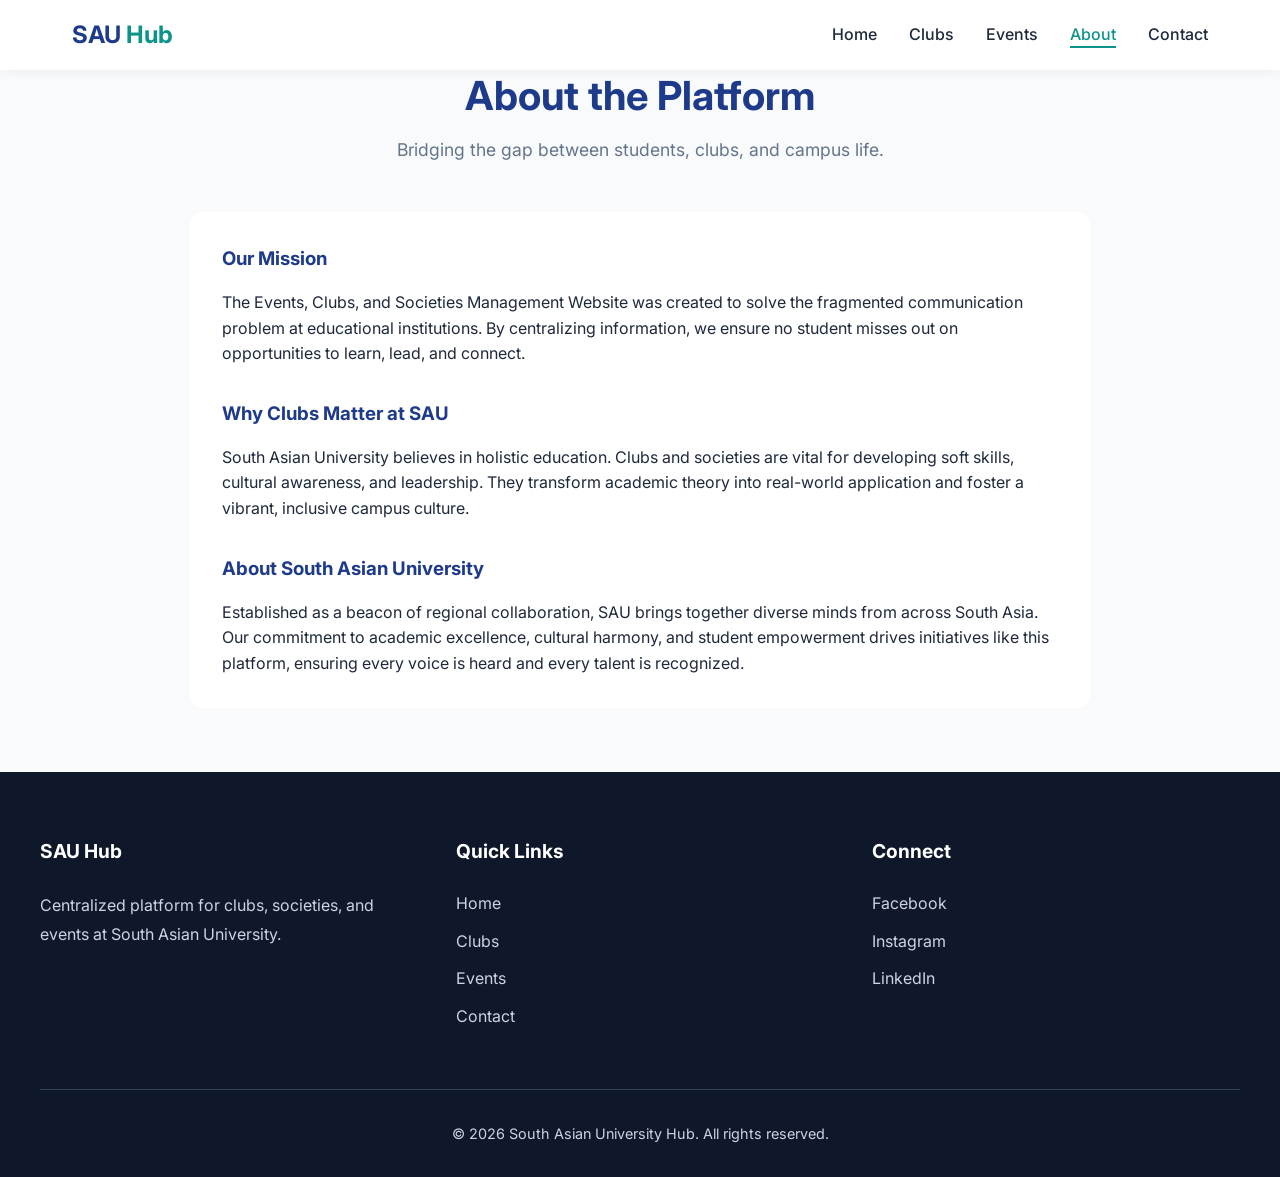
<file: about.html>
<!DOCTYPE html>
<html lang="en">
<head>
  <meta charset="UTF-8">
  <meta name="viewport" content="width=device-width, initial-scale=1.0">
  <title>About | SAU</title>
  <link rel="stylesheet" href="styles.css">
</head>
<body>
  <header class="navbar">
    <div class="nav-container">
      <a href="index.html" class="logo">SAU <span>Hub</span></a>
      <button class="hamburger" aria-label="Toggle navigation">☰</button>
      <nav>
        <ul class="nav-links" id="nav-links">
          <li><a href="index.html">Home</a></li>
          <li><a href="clubs.html">Clubs</a></li>
          <li><a href="events.html">Events</a></li>
          <li><a href="about.html" class="active">About</a></li>
          <li><a href="contacts.html">Contact</a></li>
        </ul>
      </nav>
    </div>
  </header>

  <main class="section">
    <h1 class="section-title">About the Platform</h1>
    <p class="section-subtitle">Bridging the gap between students, clubs, and campus life.</p>
    
    <div style="max-width: 900px; margin: 0 auto; background: white; padding: 2rem; border-radius: 12px; box-shadow: var(--shadow);">
      <h3 style="color: var(--primary); margin-bottom: 1rem;">Our Mission</h3>
      <p style="color: var(--text-muted); margin-bottom: 2rem;">
        The Events, Clubs, and Societies Management Website was created to solve the fragmented communication problem at educational institutions. By centralizing information, we ensure no student misses out on opportunities to learn, lead, and connect.
      </p>
      
      <h3 style="color: var(--primary); margin-bottom: 1rem;">Why Clubs Matter at SAU</h3>
      <p style="color: var(--text-muted); margin-bottom: 2rem;">
        South Asian University believes in holistic education. Clubs and societies are vital for developing soft skills, cultural awareness, and leadership. They transform academic theory into real-world application and foster a vibrant, inclusive campus culture.
      </p>
      
      <h3 style="color: var(--primary); margin-bottom: 1rem;">About South Asian University</h3>
      <p style="color: var(--text-muted);">
        Established as a beacon of regional collaboration, SAU brings together diverse minds from across South Asia. Our commitment to academic excellence, cultural harmony, and student empowerment drives initiatives like this platform, ensuring every voice is heard and every talent is recognized.
      </p>
    </div>
  </main>

  <footer>
    <div class="footer-grid">
      <div class="footer-col"><h4>SAU Hub</h4><p style="color: #cbd5e1;">Centralized platform for clubs, societies, and events at South Asian University.</p></div>
      <div class="footer-col"><h4>Quick Links</h4><a href="index.html">Home</a><a href="clubs.html">Clubs</a><a href="events.html">Events</a><a href="contact.html">Contact</a></div>
      <div class="footer-col"><h4>Connect</h4><a href="#">Facebook</a><a href="#">Instagram</a><a href="#">LinkedIn</a></div>
    </div>
    <div class="footer-bottom">&copy; 2026 South Asian University Hub. All rights reserved.</div>
  </footer>
  <script src="script.js"></script>
</body>
</html>
</file>
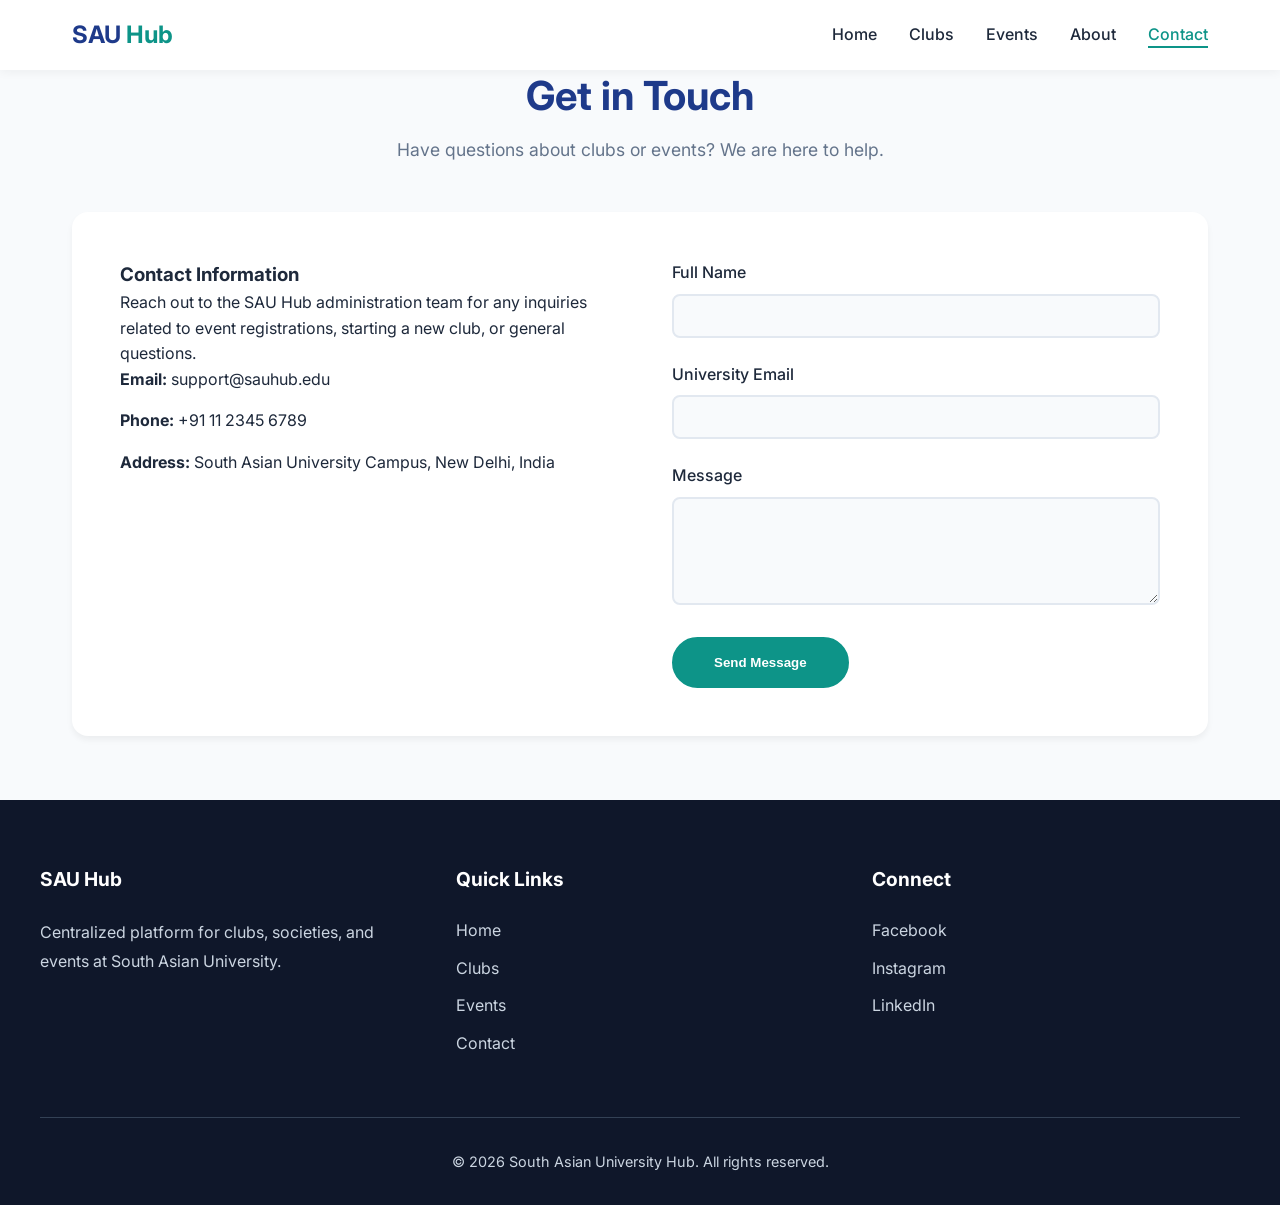
<file: contacts.html>
<!DOCTYPE html>
<html lang="en">
<head>
  <meta charset="UTF-8">
  <meta name="viewport" content="width=device-width, initial-scale=1.0">
  <title>Contact | SAU Hub</title>
  <link rel="stylesheet" href="styles.css">
</head>
<body>
  <header class="navbar">
    <div class="nav-container">
      <a href="index.html" class="logo">SAU <span>Hub</span></a>
      <button class="hamburger" aria-label="Toggle navigation">☰</button>
      <nav>
        <ul class="nav-links" id="nav-links">
          <li><a href="index.html">Home</a></li>
          <li><a href="clubs.html">Clubs</a></li>
          <li><a href="events.html">Events</a></li>
          <li><a href="about.html">About</a></li>
          <li><a href="contacts.html" class="active">Contact</a></li>
        </ul>
      </nav>
    </div>
  </header>

  <main class="section">
    <h1 class="section-title">Get in Touch</h1>
    <p class="section-subtitle">Have questions about clubs or events? We are here to help.</p>

    <div class="contact-wrapper">
      <div class="contact-info">
        <h3>Contact Information</h3>
        <p>Reach out to the SAU Hub administration team for any inquiries related to event registrations, starting a new club, or general questions.</p>
        <div style="margin-bottom: 1rem;">
          <strong>Email:</strong> support@sauhub.edu
        </div>
        <div style="margin-bottom: 1rem;">
          <strong>Phone:</strong> +91 11 2345 6789
        </div>
        <div>
          <strong>Address:</strong> South Asian University Campus, New Delhi, India
        </div>
      </div>

      <form id="contactForm">
        <div class="form-group">
          <label for="name">Full Name</label>
          <input type="text" id="name" required>
        </div>
        <div class="form-group">
          <label for="email">University Email</label>
          <input type="email" id="email" required>
        </div>
        <div class="form-group">
          <label for="message">Message</label>
          <textarea id="message" rows="5" required></textarea>
        </div>
        <button type="submit" class="btn">Send Message</button>
      </form>
    </div>
  </main>

  <footer>
    <div class="footer-grid">
      <div class="footer-col">
        <h4>SAU Hub</h4>
        <p style="color: #cbd5e1;">Centralized platform for clubs, societies, and events at South Asian University.</p>
      </div>
      <div class="footer-col">
        <h4>Quick Links</h4>
        <a href="index.html">Home</a>
        <a href="clubs.html">Clubs</a>
        <a href="events.html">Events</a>
        <a href="contacts.html">Contact</a>
      </div>
      <div class="footer-col">
        <h4>Connect</h4>
        <a href="#">Facebook</a>
        <a href="#">Instagram</a>
        <a href="#">LinkedIn</a>
      </div>
    </div>
    <div class="footer-bottom">&copy; 2026 South Asian University Hub. All rights reserved.</div>
  </footer>
  <script src="script.js"></script>
</body>
</html>
</file>
<file: styles.css>
@import url('https://fonts.googleapis.com/css2?family=Inter:wght@400;500;600;700&display=swap');

:root {
  --primary: #1e3a8a;
  --secondary: #0d9488;
  --bg: #f8fafc;
  --text: #1e293b;
  --muted: #64748b;
  --white: #ffffff;
  --border: #e2e8f0;
  --error: #ef4444;
  --success: #10b981;
}

* {
  margin: 0;
  padding: 0;
  box-sizing: border-box;
}

html {
  scroll-behavior: smooth;
}

body {
  font-family: 'Inter', sans-serif;
  background-color: var(--bg);
  color: var(--text);
  line-height: 1.6;
  display: flex;
  flex-direction: column;
  min-height: 100vh;
  overflow-x: hidden;
}

.navbar {
  background-color: var(--white);
  position: fixed;
  top: 0;
  width: 100%;
  z-index: 1000;
  transition: all 0.3s ease;
  box-shadow: 0 2px 10px rgba(0, 0, 0, 0.05);
}

.navbar.scrolled {
  padding: 0.5rem 0;
  background-color: rgba(255, 255, 255, 0.95);
  backdrop-filter: blur(10px);
  box-shadow: 0 4px 20px rgba(0, 0, 0, 0.1);
}

.nav-container {
  max-width: 1200px;
  margin: 0 auto;
  padding: 1rem 2rem;
  display: flex;
  justify-content: space-between;
  align-items: center;
  transition: padding 0.3s ease;
}

.logo {
  font-size: 1.5rem;
  font-weight: 700;
  color: var(--primary);
  text-decoration: none;
  z-index: 1001;
}

.logo span {
  color: var(--secondary);
}

.nav-links {
  list-style: none;
  display: flex;
  gap: 2rem;
}

.nav-links a {
  text-decoration: none;
  color: var(--text);
  font-weight: 500;
  transition: color 0.3s;
  position: relative;
}

.nav-links a::after {
  content: '';
  position: absolute;
  width: 0;
  height: 2px;
  bottom: -4px;
  left: 0;
  background-color: var(--secondary);
  transition: width 0.3s ease;
}

.nav-links a:hover::after, 
.nav-links a.active::after {
  width: 100%;
}

.nav-links a:hover, 
.nav-links a.active {
  color: var(--secondary);
}

.hamburger {
  display: none;
  background: none;
  border: none;
  font-size: 1.5rem;
  cursor: pointer;
  color: var(--primary);
  z-index: 1001;
  transition: transform 0.3s ease;
}

.hamburger.active {
  transform: rotate(90deg);
}

.hero {
  position: relative;
  text-align: center;
  padding: clamp(6rem, 15vh, 10rem) 2rem clamp(4rem, 10vh, 6rem);
  border-radius: 0 0 2rem 2rem;
  margin-bottom: 2rem;
  margin-top: 60px;
  overflow: hidden;
  display: flex;
  align-items: center;
  justify-content: center;
  background-color: var(--primary);
}

.hero-bg-img {
  position: absolute;
  top: 0;
  left: 0;
  width: 100%;
  height: 100%;
  object-fit: cover;
  filter: blur(8px);
  transform: scale(1.15);
  z-index: 1;
}

.hero-overlay {
  position: absolute;
  top: 0;
  left: 0;
  width: 100%;
  height: 100%;
  background: rgba(15, 23, 42, 0.7);
  z-index: 2;
}

.hero-content {
  position: relative;
  z-index: 3;
  color: var(--white);
  width: 100%;
  display: flex;
  flex-direction: column;
  align-items: center;
}

.hero h1 {
  font-size: clamp(2.5rem, 8vw, 4rem);
  margin-bottom: 1.5rem;
  line-height: 1.2;
}

.hero p {
  font-size: clamp(1rem, 4vw, 1.25rem);
  margin-bottom: 2.5rem;
  opacity: 0.9;
  max-width: 600px;
  margin-inline: auto;
}

.hero-buttons {
  display: flex;
  gap: 1rem;
  justify-content: center;
  flex-wrap: wrap;
}

.btn {
  display: inline-flex;
  align-items: center;
  justify-content: center;
  background-color: var(--secondary);
  color: var(--white);
  padding: 1rem 2.5rem;
  border-radius: 50px;
  text-decoration: none;
  font-weight: 600;
  transition: all 0.3s cubic-bezier(0.4, 0, 0.2, 1);
  border: 2px solid var(--secondary);
  cursor: pointer;
  min-width: 160px;
}

.btn:hover {
  background-color: #0f766e;
  border-color: #0f766e;
  transform: translateY(-2px);
  box-shadow: 0 4px 12px rgba(13, 148, 136, 0.3);
}

.btn-outline {
  background-color: transparent;
  border: 2px solid var(--white);
}

.btn-outline:hover {
  background-color: var(--white);
  color: var(--primary);
  border-color: var(--white);
  box-shadow: 0 4px 12px rgba(255, 255, 255, 0.2);
}

.section {
  max-width: 1200px;
  margin: 0 auto;
  padding: 4rem 2rem;
  flex: 1;
  width: 100%;
}

.section-title {
  font-size: clamp(2rem, 5vw, 2.5rem);
  color: var(--primary);
  margin-bottom: 0.5rem;
  text-align: center;
}

.section-subtitle {
  text-align: center;
  color: var(--muted);
  font-size: clamp(1rem, 3vw, 1.1rem);
  margin-bottom: 3rem;
}

.filter-container {
  display: flex;
  justify-content: center;
  gap: 1rem;
  margin-bottom: 3rem;
  flex-wrap: wrap;
}

.filter-btn {
  padding: 0.5rem 1.5rem;
  border: 1px solid var(--border);
  background: var(--white);
  border-radius: 20px;
  cursor: pointer;
  font-weight: 500;
  color: var(--muted);
  transition: all 0.3s;
}

.filter-btn:hover {
  border-color: var(--secondary);
  color: var(--secondary);
}

.filter-btn.active {
  background: var(--secondary);
  color: var(--white);
  border-color: var(--secondary);
}

.grid-container {
  display: grid;
  grid-template-columns: repeat(auto-fill, minmax(min(100%, 320px), 1fr));
  gap: clamp(1.5rem, 4vw, 2.5rem);
}

.card {
  background: var(--white);
  border-radius: 16px;
  overflow: hidden;
  box-shadow: 0 4px 6px rgba(0, 0, 0, 0.05);
  transition: all 0.3s cubic-bezier(0.4, 0, 0.2, 1);
  border: 1px solid var(--border);
  display: flex;
  flex-direction: column;
  height: 100%;
}

.card.hidden {
  display: none;
}

.card:hover {
  transform: translateY(-8px);
  box-shadow: 0 12px 24px rgba(0, 0, 0, 0.1);
}

.card-content {
  padding: 1.5rem;
  flex: 1;
  display: flex;
  flex-direction: column;
  background: var(--white);
  position: relative;
}

.card-tag {
  display: inline-block;
  background-color: #e0f2fe;
  color: var(--secondary);
  font-size: 0.8rem;
  font-weight: 600;
  padding: 0.3rem 1rem;
  border-radius: 20px;
  margin-bottom: 1rem;
  align-self: flex-start;
  text-transform: uppercase;
  letter-spacing: 0.5px;
}

.card p {
  color: var(--muted);
  font-size: 0.95rem;
  flex: 1;
}

.blur-card .card-img-wrapper {
  position: relative;
  height: 220px;
  overflow: hidden;
}

.blur-card .card-img-wrapper img {
  filter: blur(3px);
  transform: scale(1.1);
  transition: filter 0.3s ease, transform 0.3s ease;
  width: 100%;
  height: 100%;
  object-fit: cover;
}

.blur-card:hover .card-img-wrapper img {
  filter: blur(1px);
  transform: scale(1.15);
}

.img-overlay {
  position: absolute;
  top: 0;
  left: 0;
  width: 100%;
  height: 100%;
  background: rgba(15, 23, 42, 0.5);
  display: flex;
  justify-content: center;
  align-items: center;
  padding: 1.5rem;
  text-align: center;
  z-index: 2;
}

.img-overlay h2 {
  color: var(--white);
  font-size: 1.75rem;
  font-weight: 700;
  text-transform: uppercase;
  margin: 0;
  text-shadow: 0 2px 4px rgba(0,0,0,0.5);
}

.contact-wrapper {
  display: grid;
  grid-template-columns: repeat(auto-fit, minmax(min(100%, 400px), 1fr));
  gap: clamp(2rem, 6vw, 4rem);
  background: var(--white);
  border-radius: 16px;
  padding: clamp(2rem, 5vw, 3rem);
  box-shadow: 0 4px 6px rgba(0, 0, 0, 0.05);
}

.form-group {
  margin-bottom: 1.5rem;
  position: relative;
}

.form-group label {
  display: block;
  margin-bottom: 0.5rem;
  font-weight: 500;
  color: var(--text);
}

.form-group input,
.form-group textarea {
  width: 100%;
  padding: 0.75rem 1rem;
  border: 2px solid var(--border);
  border-radius: 8px;
  font-family: inherit;
  transition: all 0.3s;
  background: var(--bg);
}

.form-group input:focus,
.form-group textarea:focus {
  outline: none;
  border-color: var(--secondary);
  background: var(--white);
  box-shadow: 0 0 0 4px rgba(13, 148, 136, 0.1);
}

.form-group.invalid input,
.form-group.invalid textarea {
  border-color: var(--error);
}

.error-message {
  color: var(--error);
  font-size: 0.8rem;
  margin-top: 0.25rem;
  display: none;
  position: absolute;
  bottom: -20px;
  left: 0;
}

.form-group.invalid .error-message {
  display: block;
}

.success-message {
  color: var(--success);
  background: #d1fae5;
  padding: 1rem;
  border-radius: 8px;
  margin-top: 1rem;
  text-align: center;
  font-weight: 500;
}

.success-message.hidden {
  display: none;
}

.loader {
  border: 3px solid rgba(255,255,255,0.3);
  border-radius: 50%;
  border-top: 3px solid var(--white);
  width: 20px;
  height: 20px;
  animation: spin 1s linear infinite;
  display: inline-block;
}

.loader.hidden {
  display: none;
}

@keyframes spin {
  0% { transform: rotate(0deg); }
  100% { transform: rotate(360deg); }
}

.info-block {
  margin-bottom: 1.5rem;
  padding-left: 1rem;
  border-left: 3px solid var(--secondary);
}

.info-block strong {
  display: block;
  color: var(--primary);
  margin-bottom: 0.25rem;
}

footer {
  background-color: #0f172a;
  color: #cbd5e1;
  padding: 4rem 2rem 2rem;
  margin-top: auto;
}

.footer-grid {
  max-width: 1200px;
  margin: 0 auto;
  display: grid;
  grid-template-columns: repeat(auto-fit, minmax(200px, 1fr));
  gap: 3rem;
  margin-bottom: 3rem;
}

.footer-col h4 {
  font-size: 1.2rem;
  margin-bottom: 1.5rem;
  color: var(--white);
}

.footer-col p {
  line-height: 1.8;
}

.footer-col a {
  display: block;
  color: #cbd5e1;
  text-decoration: none;
  margin-bottom: 0.75rem;
  transition: all 0.3s;
  width: fit-content;
}

.footer-col a:hover {
  color: var(--secondary);
  transform: translateX(5px);
}

.footer-bottom {
  max-width: 1200px;
  margin: 0 auto;
  text-align: center;
  padding-top: 2rem;
  border-top: 1px solid #334155;
  font-size: 0.9rem;
}

.fade-in {
  opacity: 0;
  transition: opacity 0.8s ease-in;
}

.slide-up {
  opacity: 0;
  transform: translateY(30px);
  transition: all 0.8s cubic-bezier(0.4, 0, 0.2, 1);
}

.fade-in.visible,
.slide-up.visible {
  opacity: 1;
  transform: translateY(0);
}

@media (max-width: 768px) {
  .hamburger {
    display: block;
  }
  
  .nav-links {
    position: fixed;
    top: 70px;
    left: 0;
    width: 100%;
    height: 0;
    background: var(--white);
    flex-direction: column;
    align-items: center;
    justify-content: center;
    gap: 2rem;
    overflow: hidden;
    transition: all 0.4s cubic-bezier(0.4, 0, 0.2, 1);
    box-shadow: 0 10px 10px rgba(0,0,0,0.05);
    opacity: 0;
  }

  .nav-links.active {
    height: calc(100vh - 70px);
    opacity: 1;
    padding: 2rem;
  }

  .nav-links a {
    font-size: 1.25rem;
  }
}

@media (max-width: 480px) {
  .hero {
    padding-top: 8rem;
    border-radius: 0 0 1.5rem 1.5rem;
  }
  
  .hero-buttons {
    flex-direction: column;
    width: 100%;
  }

  .hero-buttons .btn {
    width: 100%;
    margin: 0;
  }

  .section {
    padding: 6rem 1rem 3rem;
  }
  
  .filter-btn {
    flex: 1 1 calc(50% - 0.5rem);
    text-align: center;
  }
}
</file>
